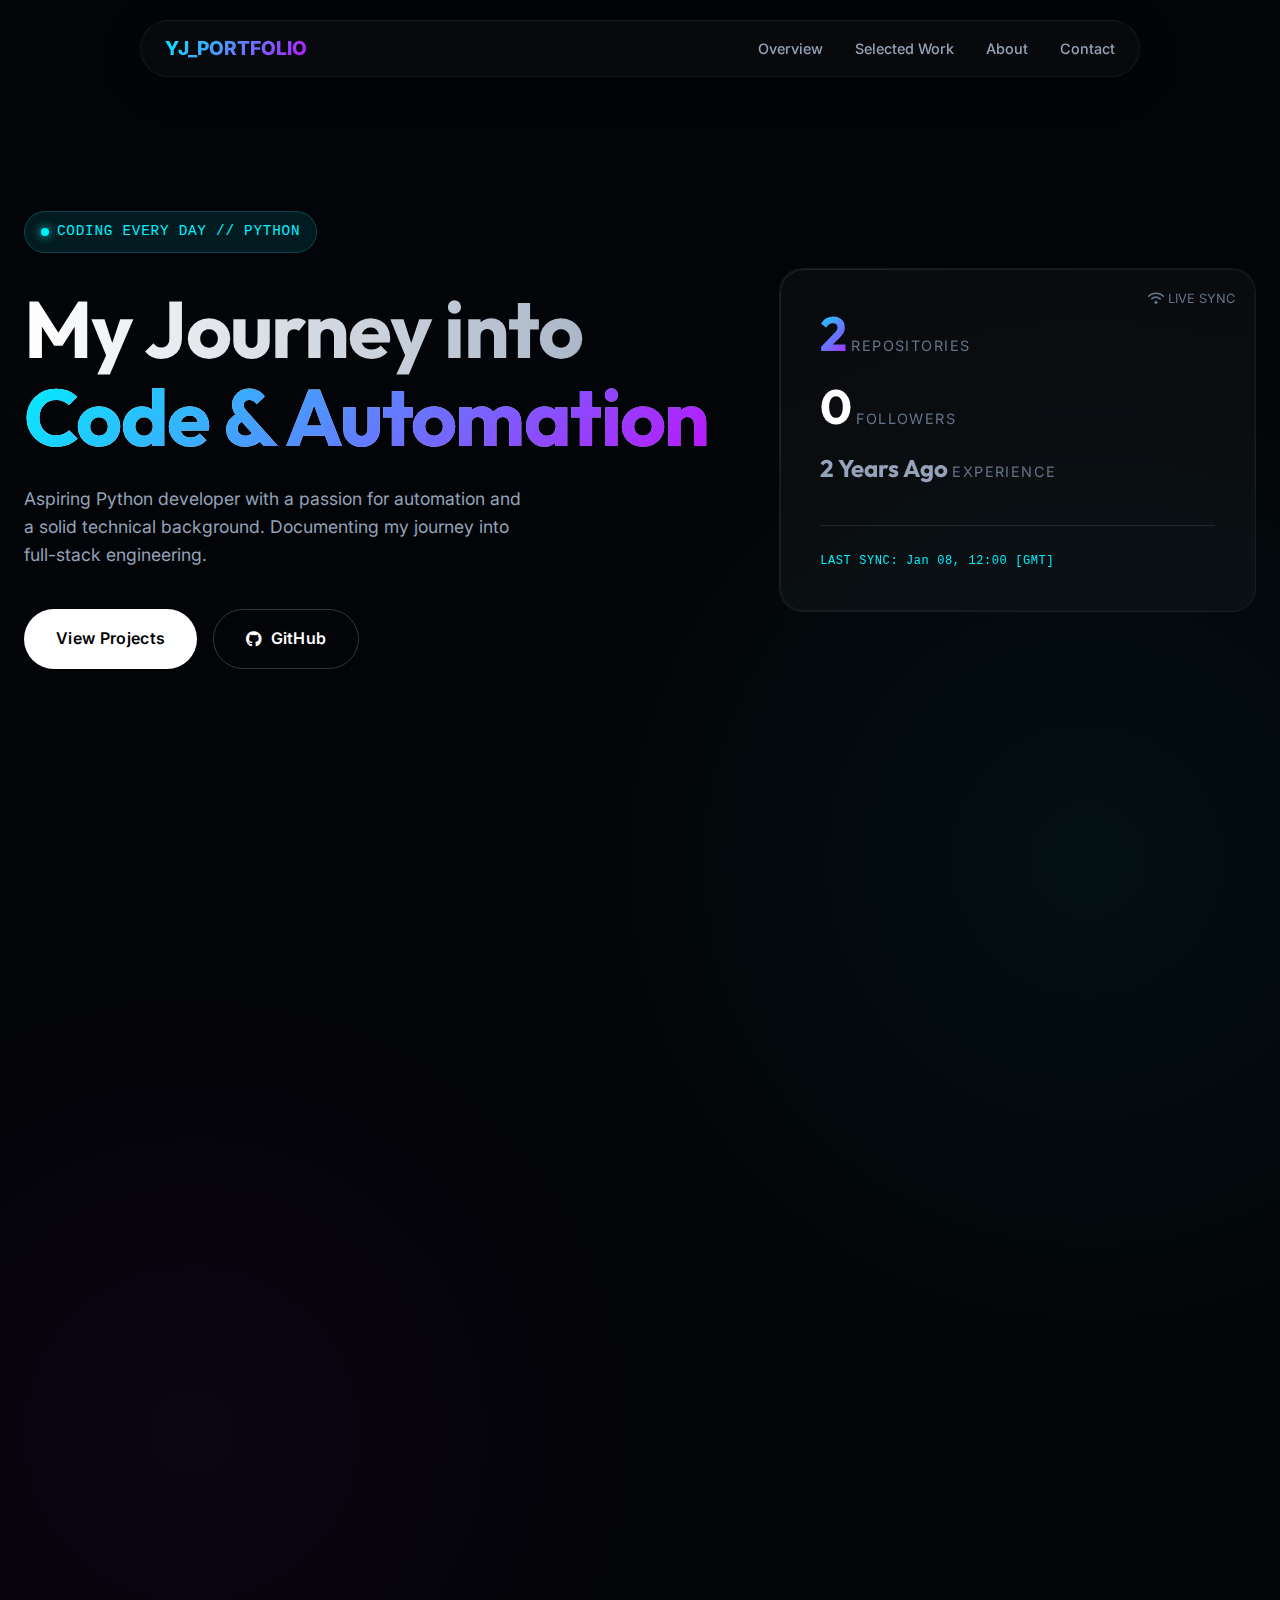
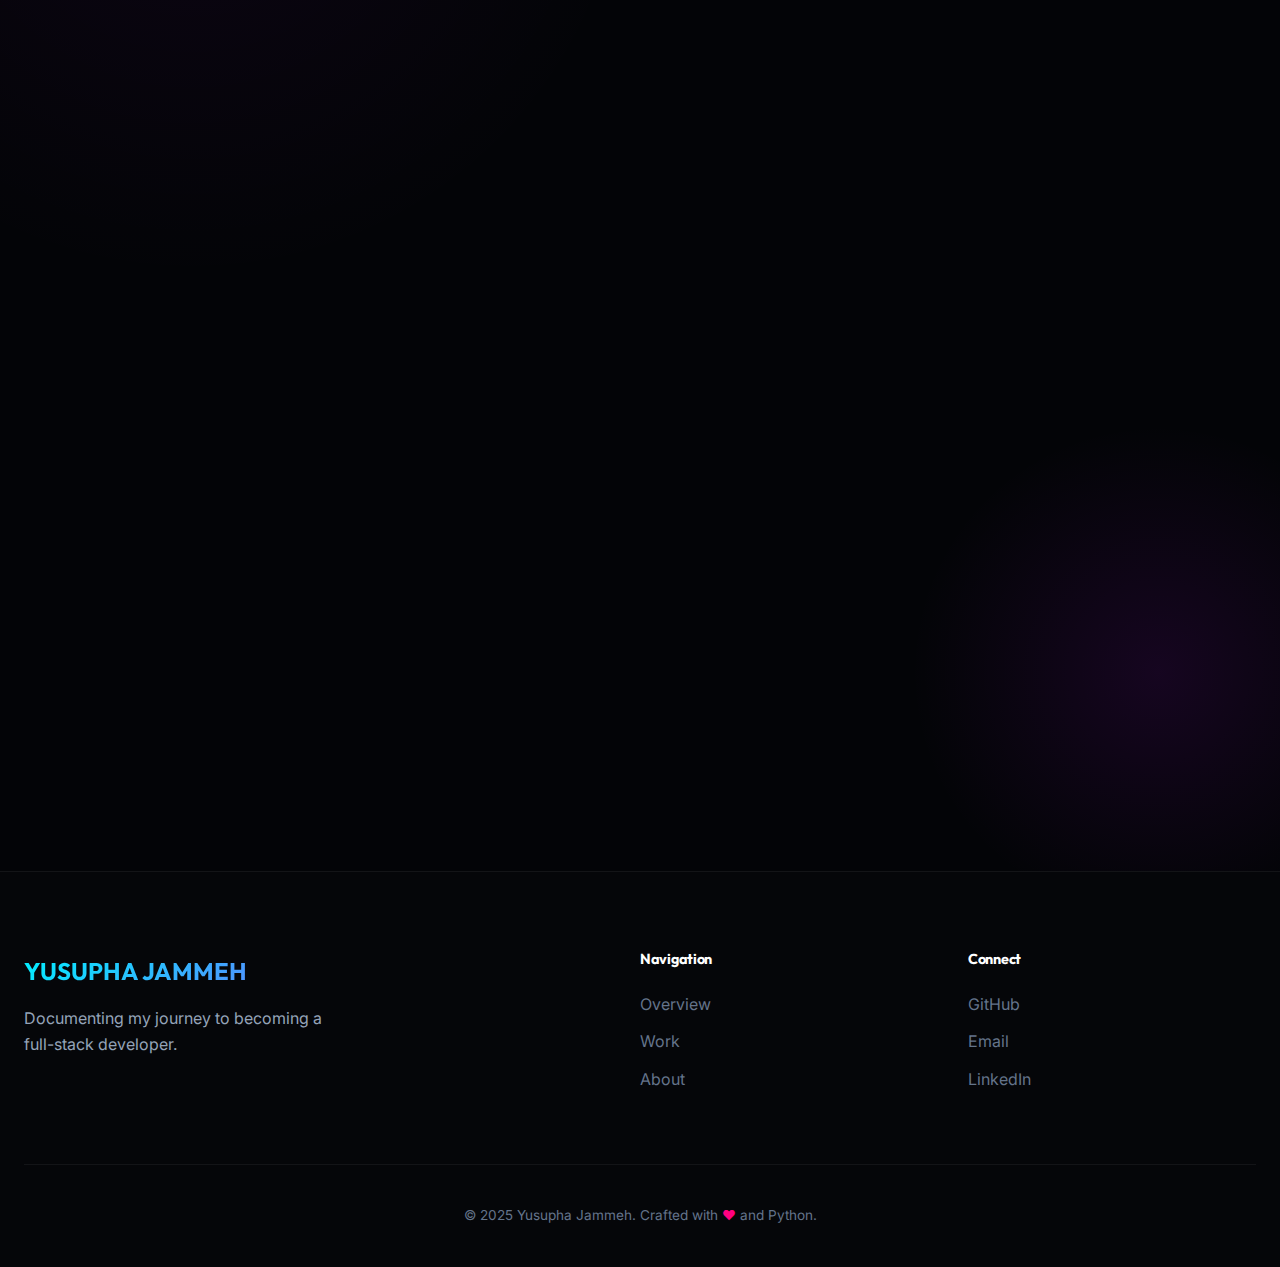
<file: Y-J_Website/index.html>
<!DOCTYPE html>
<html lang="en">

<head>
    <meta charset="UTF-8">
    <meta name="viewport" content="width=device-width, initial-scale=1.0">
    <title>Yusupha Jammeh | Aspiring Python Developer</title>
    <meta name="description"
        content="Yusupha Jammeh — aspiring developer learning Python, automation, and web technologies. Documenting my journey.">

    <!-- Google Fonts: Outfit & Inter -->
    <link rel="preconnect" href="https://fonts.googleapis.com">
    <link rel="preconnect" href="https://fonts.gstatic.com" crossorigin>
    <link
        href="https://fonts.googleapis.com/css2?family=Inter:wght@300;400;500;600&family=Outfit:wght@500;700;800&display=swap"
        rel="stylesheet">

    <!-- Font Awesome -->
    <link rel="stylesheet" href="https://cdnjs.cloudflare.com/ajax/libs/font-awesome/6.0.0/css/all.min.css">

    <!-- Styles -->
    <link rel="stylesheet" href="styles.css">
</head>

<body>

    <!-- Scroll Skip -->
    <a href="#main-content"
        style="position:absolute; left:-9999px; top:auto; color:var(--accent-cyan); background:#000; padding:10px; z-index:9999;">Skip
        to Content</a>

    <!-- Navigation -->
    <header class="site-header">
        <nav class="nav-glass">
            <a href="#hero" class="logo"
                style="font-weight:800; font-size:1.2rem; display:flex; align-items:center; gap:8px;">
                <span class="text-gradient">YJ_PORTFOLIO</span>
            </a>

            <div class="nav-links">
                <a href="#hero">Overview</a>
                <a href="#work">Selected Work</a>
                <a href="#about">About</a>
                <a href="#contact">Contact</a>
            </div>

            <button class="mobile-toggle" aria-label="Toggle Menu">
                <i class="fas fa-bars"></i>
            </button>
        </nav>
    </header>

    <main id="main-content">

        <!-- Hero Section -->
        <section id="hero" class="hero">
            <div class="container hero-grid">

                <div class="hero-content">
                    <div class="status-badge fade-in-up">
                        <span class="pulse-dot"></span>
                        <span class="mono-text">CODING EVERY DAY // PYTHON</span>
                    </div>

                    <h1 class="fade-in-up">My Journey into <br> <span class="text-gradient">Code & Automation</span>
                    </h1>
                    <p style="font-size: 1.1rem; color: var(--text-secondary); margin-bottom: 40px; max-width: 500px;"
                        class="fade-in-up">
                        Aspiring Python developer with a passion for automation and a solid technical background.
                        Documenting my journey into full-stack engineering.
                    </p>

                    <div class="cta-group fade-in-up" style="display:flex; gap:16px; flex-wrap:wrap;">
                        <a href="#work" class="btn btn-primary">View Projects</a>
                        <a href="https://github.com/YusuphaJammeh" target="_blank" class="btn btn-secondary"><i
                                class="fab fa-github" style="margin-right:8px;"></i> GitHub</a>
                    </div>
                </div>

                <!-- Command Center / Stats Card -->
                <div class="glass-panel hero-stats-card fade-in-up">
                    <div style="position:absolute; top:20px; right:20px; font-size:0.8rem; color:var(--text-muted);">
                        <i class="fas fa-wifi"></i> LIVE SYNC
                    </div>

                    <div class="stat-item">
                        <span id="repo-count" class="stat-number text-gradient">--</span>
                        <span class="stat-label">Repositories</span>
                    </div>

                    <div class="stat-item">
                        <span id="follower-count" class="stat-number">--</span>
                        <span class="stat-label">Followers</span>
                    </div>

                    <div class="stat-item">
                        <span id="account-age" class="stat-number"
                            style="font-size:1.5rem; color:var(--text-secondary);">2+ Years</span>
                        <span class="stat-label">Experience</span>
                    </div>

                    <div style="margin-top:40px; border-top:1px solid rgba(255,255,255,0.1); padding-top:20px;">
                        <span id="update-time" class="mono-text"
                            style="font-size:0.75rem; color:var(--text-muted);">Waiting for signal...</span>
                    </div>
                </div>

            </div>
        </section>

        <!-- Selected Work (Bento Grid) -->
        <section id="work">
            <div class="container">
                <div class="section-header fade-in-up">
                    <span class="mono-text" style="color:var(--accent-pink);">// LEARNING PROJECTS</span>
                    <h2>Building in Public</h2>
                </div>

                <div class="bento-grid">

                    <!-- Highlight Project 1 -->
                    <div class="glass-panel bento-item large fade-in-up">
                        <div>
                            <div style="margin-bottom:16px;">
                                <i class="fas fa-heartbeat" style="font-size:2rem; color:var(--accent-pink);"></i>
                            </div>
                            <h3>Heartbeat Automation Engine</h3>
                            <p style="color:var(--text-secondary); margin: 16px 0;">
                                A serverless monitoring solution providing 100% live GitHub stats without paid hosting.
                                Built with Python stdlib and GitHub Actions.
                            </p>
                        </div>
                        <div class="bento-tags">
                            <span class="tag">Python</span>
                            <span class="tag">GitHub Actions</span>
                            <span class="tag">API Security</span>
                        </div>
                    </div>

                    <!-- Project 2 -->
                    <div class="glass-panel bento-item fade-in-up">
                        <div>
                            <div style="margin-bottom:16px;">
                                <i class="fas fa-terminal" style="font-size:2rem; color:var(--text-primary);"></i>
                            </div>
                            <h3>YJ_Logger CLI</h3>
                            <p style="color:var(--text-secondary); margin: 16px 0;">
                                ASCII-based professional logging system for terminal clarity.
                            </p>
                        </div>
                        <div class="bento-tags">
                            <span class="tag">Python</span>
                            <span class="tag">CLI UX</span>
                        </div>
                    </div>

                    <!-- Project 3 -->
                    <div class="glass-panel bento-item fade-in-up">
                        <div>
                            <div style="margin-bottom:16px;">
                                <i class="fas fa-globe-africa" style="font-size:2rem; color:var(--accent-cyan);"></i>
                            </div>
                            <h3>Gambia Tech Exploration</h3>
                            <p style="color:var(--text-secondary); margin: 16px 0;">
                                Centralized knowledge base mapping local tech gaps and opportunities.
                            </p>
                        </div>
                        <div class="bento-tags">
                            <span class="tag">Research</span>
                            <span class="tag">Open Data</span>
                        </div>
                    </div>

                    <!-- Frontend Skill Card -->
                    <div class="glass-panel bento-item fade-in-up">
                        <div>
                            <h3>Frontend Learning</h3>
                            <p style="color:var(--text-secondary); margin: 16px 0;">
                                learning responsive design, semantic HTML, and modern CSS practices.
                            </p>
                        </div>
                        <div class="bento-tags">
                            <span class="tag">React</span>
                            <span class="tag">Glassmorphism</span>
                            <span class="tag">Performance</span>
                        </div>
                    </div>

                </div>
            </div>
        </section>

        <!-- About Section -->
        <section id="about" style="position:relative; overflow:hidden;">
            <!-- Background Decoration -->
            <div
                style="position:absolute; top:20%; right:-10%; width:500px; height:500px; background:radial-gradient(circle, rgba(188,19,254,0.1), transparent 70%); pointer-events:none;">
            </div>

            <div class="container">
                <div class="hero-grid" style="align-items:start;">
                    <div class="fade-in-up">
                        <span class="mono-text" style="color:var(--accent-cyan);">// ABOUT ME</span>
                        <h2 style="margin-bottom:30px;">Learning, Breaking,<br> Fixing.</h2>
                        <p style="color:var(--text-secondary); margin-bottom:20px;">
                            I'm a technical problem-solver transitioning into software development. I leverage a strong
                            foundation in IT operations to build reliable, efficient scripts and systems.
                        </p>
                        <p style="color:var(--text-secondary);">
                            "Efficiency is my goal. I'm learning to write code that solves real problems, one script at
                            a time."
                        </p>
                    </div>

                    <!-- Skills / Toolkit -->
                    <div class="glass-panel" style="padding:40px; margin-top:20px;">
                        <h4 style="margin-bottom:24px;">Current Learning Stack</h4>
                        <ul style="display:grid; gap:16px;">
                            <li
                                style="display:flex; justify-content:space-between; border-bottom:1px solid rgba(255,255,255,0.05); padding-bottom:8px;">
                                <span>Languages</span>
                                <span style="color:var(--text-secondary);">Python (Main Focus), HTML/CSS</span>
                            </li>
                            <li
                                style="display:flex; justify-content:space-between; border-bottom:1px solid rgba(255,255,255,0.05); padding-bottom:8px;">
                                <span>Core Skills</span>
                                <span style="color:var(--text-secondary);">Troubleshooting, System Admin</span>
                            </li>
                            <li
                                style="display:flex; justify-content:space-between; border-bottom:1px solid rgba(255,255,255,0.05); padding-bottom:8px;">
                                <span>Tools</span>
                                <span style="color:var(--text-secondary);">VS Code, Git, Terminal</span>
                            </li>
                            <li style="display:flex; justify-content:space-between;">
                                <span>Goals</span>
                                <span style="color:var(--text-secondary);">Automation, Full-Stack</span>
                            </li>
                        </ul>
                    </div>
                </div>
            </div>
        </section>

        <!-- Contact / Footer -->
        <footer id="contact" class="site-footer">
            <div class="container">
                <div class="footer-grid">
                    <div>
                        <a href="#" class="footer-logo text-gradient">YUSUPHA JAMMEH</a>
                        <p style="color:var(--text-secondary); max-width:300px;">
                            Documenting my journey to becoming a full-stack developer.
                        </p>
                    </div>

                    <div class="footer-links">
                        <h4>Navigation</h4>
                        <a href="#hero">Overview</a>
                        <a href="#work">Work</a>
                        <a href="#about">About</a>
                    </div>

                    <div class="footer-links">
                        <h4>Connect</h4>
                        <a href="https://github.com/YusuphaJammeh" target="_blank">GitHub</a>
                        <a href="mailto:yusuphajammeh13122003@outlook.com">Email</a>
                        <a href="#">LinkedIn</a>
                    </div>
                </div>

                <div class="footer-bottom">
                    <p>&copy; 2025 Yusupha Jammeh. Crafted with <span style="color:var(--accent-pink);">♥</span> and
                        Python.</p>
                </div>
            </div>
        </footer>

    </main>

    <script src="script.js" defer></script>
</body>

</html>
</file>
<file: Y-J_Website/styles.css>
/* =========================================
   1. VARIABLES & THEME SETUP
   ========================================= */
:root {
    /* Primary Dark Palette - Deep, rich background */
    --bg-body: #030407;
    --bg-surface: #0a0c10;

    /* Glassmorphism Variables */
    --glass-bg: rgba(255, 255, 255, 0.03);
    --glass-border: rgba(255, 255, 255, 0.06);
    --glass-highlight: rgba(255, 255, 255, 0.1);
    --glass-blur: 20px;

    /* High-Voltage Accents */
    --accent-cyan: #00f0ff;
    --accent-pink: #ff007f;
    --accent-violet: #bc13fe;
    --accent-gradient: linear-gradient(135deg, var(--accent-cyan), var(--accent-violet));

    /* Typography */
    --font-display: 'Outfit', sans-serif;
    --font-body: 'Inter', sans-serif;
    --text-primary: #ffffff;
    --text-secondary: #94a3b8;
    --text-muted: #64748b;

    /* Spacing & Layout */
    --container-xl: 1400px;
    --container-md: 1100px;
    --section-spacing: 120px;

    /* Animation Timing */
    --ease-out-elastic: cubic-bezier(0.175, 0.885, 0.32, 1.275);
    --ease-smooth: cubic-bezier(0.6, 0.01, -0.05, 0.95);
}

/* =========================================
   2. MODERN RESET
   ========================================= */
*,
*::before,
*::after {
    margin: 0;
    padding: 0;
    box-sizing: border-box;
}

html {
    scroll-behavior: smooth;
    font-size: 16px;
    -webkit-font-smoothing: antialiased;
}

body {
    background-color: var(--bg-body);
    color: var(--text-primary);
    font-family: var(--font-body);
    line-height: 1.6;
    overflow-x: hidden;
    background-image:
        radial-gradient(circle at 15% 50%, rgba(188, 19, 254, 0.05), transparent 25%),
        radial-gradient(circle at 85% 30%, rgba(0, 240, 255, 0.05), transparent 25%);
}

img {
    display: block;
    max-width: 100%;
}

a {
    text-decoration: none;
    color: inherit;
    transition: all 0.3s ease;
}

ul {
    list-style: none;
}

/* =========================================
   3. TYPOGRAPHY
   ========================================= */
h1,
h2,
h3,
h4,
h5,
h6 {
    font-family: var(--font-display);
    font-weight: 700;
    line-height: 1.1;
    letter-spacing: -0.02em;
}

h1 {
    font-size: clamp(3rem, 5vw + 1rem, 6rem);
    background: linear-gradient(to right, #fff, #94a3b8);
    -webkit-background-clip: text;
    background-clip: text;
    color: transparent;
}

h2 {
    font-size: clamp(2rem, 3vw + 1rem, 3.5rem);
    margin-bottom: 1rem;
}

.text-gradient {
    background: var(--accent-gradient);
    -webkit-background-clip: text;
    background-clip: text;
    color: transparent;
}

.mono-text {
    font-family: 'SF Mono', 'Fira Code', monospace;
    font-size: 0.9rem;
    color: var(--accent-cyan);
    letter-spacing: 0.05em;
}

/* =========================================
   4. UTILITIES & COMPONENTS
   ========================================= */
.container {
    width: 100%;
    max-width: var(--container-xl);
    margin: 0 auto;
    padding: 0 24px;
}

/* Glass Card */
.glass-panel {
    background: var(--glass-bg);
    border: 1px solid var(--glass-border);
    border-radius: 24px;
    backdrop-filter: blur(var(--glass-blur));
    -webkit-backdrop-filter: blur(var(--glass-blur));
    transition: transform 0.3s var(--ease-smooth), border-color 0.3s ease, background 0.3s ease;
}

.glass-panel:hover {
    border-color: var(--glass-highlight);
    background: rgba(255, 255, 255, 0.05);
    transform: translateY(-5px);
}

/* Buttons */
.btn {
    display: inline-flex;
    align-items: center;
    justify-content: center;
    padding: 16px 32px;
    border-radius: 100px;
    font-weight: 600;
    letter-spacing: 0.02em;
    font-size: 1rem;
    position: relative;
    overflow: hidden;
    z-index: 1;
}

.btn-primary {
    background: var(--text-primary);
    color: var(--bg-body);
}

.btn-primary::before {
    content: '';
    position: absolute;
    top: 0;
    left: 0;
    width: 100%;
    height: 100%;
    background: var(--accent-gradient);
    z-index: -1;
    transition: opacity 0.3s ease;
    opacity: 0;
}

.btn-primary:hover {
    color: #fff;
}

.btn-primary:hover::before {
    opacity: 1;
}

.btn-secondary {
    background: transparent;
    border: 1px solid rgba(255, 255, 255, 0.2);
    color: var(--text-primary);
}

.btn-secondary:hover {
    border-color: var(--text-primary);
    background: rgba(255, 255, 255, 0.05);
}

/* =========================================
   5. NAVIGATION
   ========================================= */
.site-header {
    position: fixed;
    top: 20px;
    left: 0;
    width: 100%;
    z-index: 1000;
    pointer-events: none;
    /* Let clicks pass through around the nav */
}

.nav-glass {
    width: 90%;
    max-width: 1000px;
    margin: 0 auto;
    padding: 12px 24px;
    border-radius: 100px;
    background: rgba(10, 12, 16, 0.7);
    border: 1px solid var(--glass-border);
    backdrop-filter: blur(12px);
    display: flex;
    align-items: center;
    justify-content: space-between;
    pointer-events: auto;
    /* Re-enable clicks */
    box-shadow: 0 10px 40px rgba(0, 0, 0, 0.2);
}

.nav-links {
    display: flex;
    gap: 32px;
}

.nav-links a {
    font-size: 0.9rem;
    font-weight: 500;
    color: var(--text-secondary);
}

.nav-links a:hover {
    color: var(--text-primary);
}

.mobile-toggle {
    display: none;
    color: var(--text-primary);
    font-size: 1.5rem;
    background: none;
    border: none;
    cursor: pointer;
}

/* =========================================
   6. HERO SECTION
   ========================================= */
.hero {
    min-height: 100vh;
    display: flex;
    align-items: center;
    position: relative;
    padding-top: 100px;
    /* Space for nav */
}

.hero-grid {
    display: grid;
    grid-template-columns: 1.2fr 0.8fr;
    gap: 40px;
    align-items: center;
}

.hero-content h1 {
    margin-bottom: 24px;
}

.status-badge {
    display: inline-flex;
    align-items: center;
    gap: 8px;
    padding: 8px 16px;
    border-radius: 100px;
    background: rgba(0, 240, 255, 0.1);
    border: 1px solid rgba(0, 240, 255, 0.2);
    color: var(--accent-cyan);
    margin-bottom: 32px;
}

.pulse-dot {
    width: 8px;
    height: 8px;
    background: var(--accent-cyan);
    border-radius: 50%;
    box-shadow: 0 0 10px var(--accent-cyan);
    animation: pulse 2s infinite;
}

@keyframes pulse {
    0% {
        transform: scale(1);
        opacity: 1;
    }

    50% {
        transform: scale(1.5);
        opacity: 0.5;
    }

    100% {
        transform: scale(1);
        opacity: 1;
    }
}

.hero-stats-card {
    padding: 40px;
    position: relative;
}

.hero-stats-card::before {
    content: '';
    position: absolute;
    inset: 0;
    border-radius: inherit;
    padding: 1px;
    background: linear-gradient(135deg, rgba(255, 255, 255, 0.1), rgba(255, 255, 255, 0));
    -webkit-mask: linear-gradient(#fff 0 0) content-box, linear-gradient(#fff 0 0);
    mask: linear-gradient(#fff 0 0) content-box, linear-gradient(#fff 0 0);
    -webkit-mask-composite: xor;
    mask-composite: exclude;
    pointer-events: none;
}

.stat-item {
    margin-bottom: 24px;
}

.stat-item:last-child {
    margin-bottom: 0;
}

.stat-number {
    font-size: 3rem;
    font-weight: 700;
    line-height: 1;
    font-family: var(--font-display);
}

.stat-label {
    color: var(--text-muted);
    font-size: 0.9rem;
    text-transform: uppercase;
    letter-spacing: 0.1em;
}

/* =========================================
   7. SECTIONS & BENTO GRID
   ========================================= */
section {
    padding: var(--section-spacing) 0;
}

.section-header {
    margin-bottom: 60px;
    max-width: 600px;
}

.bento-grid {
    display: grid;
    grid-template-columns: repeat(auto-fit, minmax(350px, 1fr));
    gap: 24px;
}

.bento-item {
    padding: 32px;
    display: flex;
    flex-direction: column;
    justify-content: space-between;
    min-height: 300px;
}

.bento-item.large {
    grid-column: span 2;
}

.bento-tags {
    margin-top: auto;
    display: flex;
    gap: 8px;
    flex-wrap: wrap;
}

.tag {
    font-size: 0.75rem;
    padding: 4px 12px;
    border-radius: 100px;
    background: rgba(255, 255, 255, 0.1);
    color: var(--text-secondary);
}

/* =========================================
   8. FOOTER
   ========================================= */
.site-footer {
    border-top: 1px solid var(--glass-border);
    padding: 80px 0 40px;
    background: rgba(255, 255, 255, 0.01);
}

.footer-grid {
    display: grid;
    grid-template-columns: 2fr 1fr 1fr;
    gap: 40px;
    margin-bottom: 60px;
}

.footer-logo {
    font-family: var(--font-display);
    font-weight: 700;
    font-size: 1.5rem;
    margin-bottom: 16px;
    display: block;
}

.footer-links h4 {
    color: var(--text-primary);
    margin-bottom: 24px;
    font-size: 0.9rem;
}

.footer-links a {
    display: block;
    color: var(--text-muted);
    margin-bottom: 12px;
}

.footer-links a:hover {
    color: var(--accent-cyan);
    transform: translateX(5px);
}

.footer-bottom {
    text-align: center;
    color: var(--text-muted);
    font-size: 0.85rem;
    padding-top: 40px;
    border-top: 1px solid var(--glass-border);
}

/* =========================================
   10. ANIMATIONS
   ========================================= */
.fade-in-up {
    opacity: 0;
    transform: translateY(30px);
    transition: opacity 0.8s var(--ease-out-elastic), transform 0.8s var(--ease-out-elastic);
}

.fade-in-up.visible {
    opacity: 1;
    transform: translateY(0);
}

/* =========================================
   9. RESPONSIVE
   ========================================= */
@media (max-width: 1024px) {
    .container {
        padding: 0 20px;
    }

    .hero-grid {
        grid-template-columns: 1fr;
        text-align: center;
    }

    .hero-content {
        margin: 0 auto;
    }

    .hero-stats-card {
        display: none;
    }

    .bento-item.large {
        grid-column: span 1;
    }

    .status-badge {
        margin: 0 auto 24px;
    }
}

@media (max-width: 768px) {
    :root {
        --section-spacing: 80px;
    }

    .nav-links {
        display: none;
        position: absolute;
        top: 100%;
        left: 0;
        width: 100%;
        background: #0a0c10;
        border: 1px solid var(--glass-border);
        border-radius: 20px;
        padding: 24px;
        flex-direction: column;
        gap: 16px;
        margin-top: 10px;
    }

    .nav-links.active {
        display: flex;
    }

    .mobile-toggle {
        display: block;
    }

    .footer-grid {
        grid-template-columns: 1fr;
        text-align: center;
    }
}
</file>
